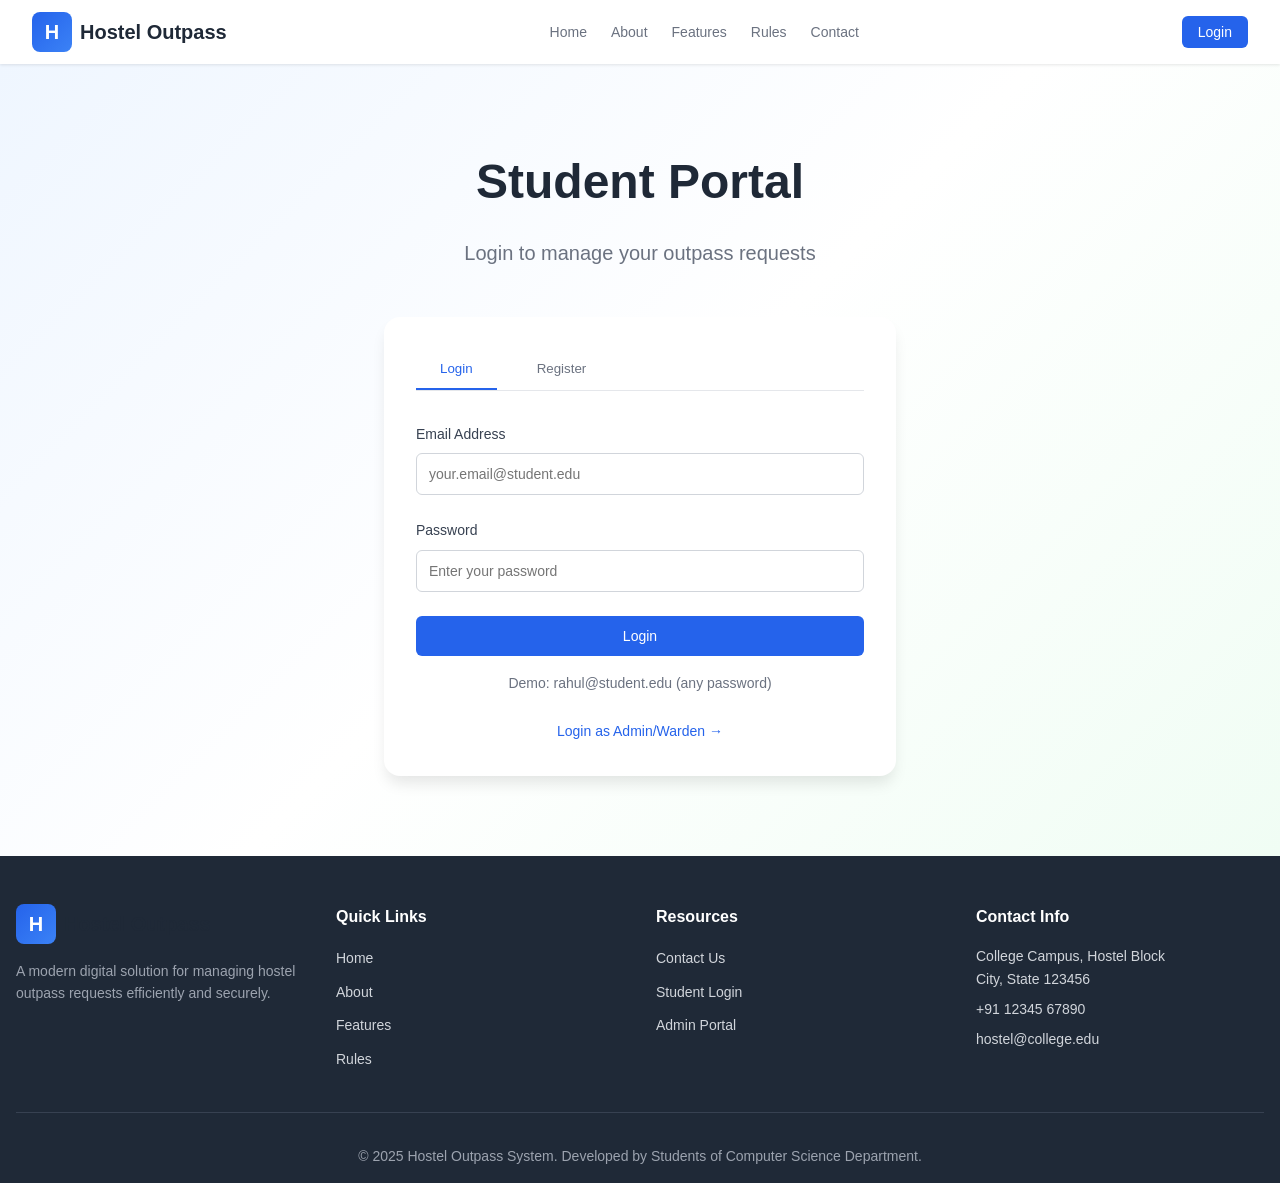
<file: APP HOS Project/login.html>
<!DOCTYPE html>
<html lang="en">

<head>
    <meta charset="UTF-8">
    <meta name="viewport" content="width=device-width, initial-scale=1.0">
    <title>Student Login - Hostel Outpass System</title>
    <link rel="stylesheet" href="style.css">
</head>

<body>
    <!-- Navigation -->
    <nav class="navbar">
        <div class="nav-container">
            <div class="nav-logo" onclick="location.href='index.html'">
                <div class="logo-icon">H</div>
                <span class="logo-text">Hostel Outpass</span>
            </div>
            <div class="nav-links">
                <a href="index.html" class="nav-link">Home</a>
                <a href="about.html" class="nav-link">About</a>
                <a href="features.html" class="nav-link">Features</a>
                <a href="rules.html" class="nav-link">Rules</a>
                <a href="contact.html" class="nav-link">Contact</a>
            </div>
            <div class="nav-auth" id="navAuth">
                <button class="btn btn-primary" onclick="location.href='login.html'">Login</button>
            </div>
        </div>
    </nav>

    <!-- Login Section -->
    <section class="hero-section" style="padding: 5rem 0;">
        <div class="container">
            <div class="text-center" style="margin-bottom: 3rem;">
                <h1 class="page-title">Student Portal</h1>
                <p class="page-description">Login to manage your outpass requests</p>
            </div>

            <div class="form-container" style="max-width: 32rem;">
                <!-- Tabs -->
                <div class="tabs">
                    <div class="tab-list">
                        <button class="tab-button active" data-tab="loginTab">Login</button>
                        <button class="tab-button" data-tab="registerTab">Register</button>
                    </div>
                </div>

                <!-- Login Tab -->
                <div id="loginTab" class="tab-content active">
                    <form onsubmit="handleLogin(event)">
                        <div class="form-group">
                            <label for="loginEmail">Email Address</label>
                            <input type="email" id="loginEmail" placeholder="your.email@student.edu" required>
                        </div>
                        <div class="form-group">
                            <label for="loginPassword">Password</label>
                            <input type="password" id="loginPassword" placeholder="Enter your password" required>
                        </div>
                        <button type="submit" class="btn btn-primary" style="width: 100%; padding: 0.75rem;">
                            Login
                        </button>
                        <p style="text-align: center; margin-top: 1rem; font-size: 0.875rem; color: #6b7280;">
                            Demo: rahul@student.edu (any password)
                        </p>
                    </form>
                </div>

                <!-- Register Tab -->
                <div id="registerTab" class="tab-content">
                    <form onsubmit="handleRegister(event)">
                        <div class="form-group">
                            <label for="regName">Full Name</label>
                            <input type="text" id="regName" placeholder="Enter your name" required>
                        </div>
                        <div class="form-group">
                            <label for="regEmail">Email</label>
                            <input type="email" id="regEmail" placeholder="your.email@student.edu" required>
                        </div>
                        <div class="form-group" style="display: grid; grid-template-columns: 1fr 1fr; gap: 1rem;">
                            <div>
                                <label for="regRollNumber">Roll Number</label>
                                <input type="text" id="regRollNumber" placeholder="CS21B001" required>
                            </div>
                            <div>
                                <label for="regPhone">Phone</label>
                                <input type="tel" id="regPhone" placeholder="+91 9876543210" required>
                            </div>
                        </div>
                        <div class="form-group" style="display: grid; grid-template-columns: 1fr 1fr; gap: 1rem;">
                            <div>
                                <label for="regHostelBlock">Hostel Block</label>
                                <input type="text" id="regHostelBlock" placeholder="A Block" required>
                            </div>
                            <div>
                                <label for="regRoomNumber">Room Number</label>
                                <input type="text" id="regRoomNumber" placeholder="201" required>
                            </div>
                        </div>
                        <div class="form-group">
                            <label for="regPassword">Password</label>
                            <input type="password" id="regPassword" placeholder="Create a password" required>
                        </div>
                        <button type="submit" class="btn btn-success" style="width: 100%; padding: 0.75rem;">
                            Register
                        </button>
                    </form>
                </div>

                <div style="margin-top: 1.5rem; text-align: center;">
                    <a href="admin-login.html" style="font-size: 0.875rem; color: #2563eb; text-decoration: none;">
                        Login as Admin/Warden →
                    </a>
                </div>
            </div>
        </div>
    </section>

    <!-- Footer -->
    <footer class="footer">
        <div class="container">
            <div class="footer-grid">
                <div class="footer-column">
                    <div class="footer-logo">
                        <div class="logo-icon">H</div>
                        <span class="logo-text">Hostel Outpass</span>
                    </div>
                    <p class="footer-description">
                        A modern digital solution for managing hostel outpass requests efficiently and securely.
                    </p>
                </div>
                <div class="footer-column">
                    <h3 class="footer-heading">Quick Links</h3>
                    <ul class="footer-links">
                        <li><a href="index.html">Home</a></li>
                        <li><a href="about.html">About</a></li>
                        <li><a href="features.html">Features</a></li>
                        <li><a href="rules.html">Rules</a></li>
                    </ul>
                </div>
                <div class="footer-column">
                    <h3 class="footer-heading">Resources</h3>
                    <ul class="footer-links">
                        <li><a href="contact.html">Contact Us</a></li>
                        <li><a href="login.html">Student Login</a></li>
                        <li><a href="admin-login.html">Admin Portal</a></li>
                    </ul>
                </div>
                <div class="footer-column">
                    <h3 class="footer-heading">Contact Info</h3>
                    <ul class="footer-contact">
                        <li>College Campus, Hostel Block<br>City, State 123456</li>
                        <li>+91 12345 67890</li>
                        <li>hostel@college.edu</li>
                    </ul>
                </div>
            </div>
            <div class="footer-bottom">
                <p>&copy; 2025 Hostel Outpass System. Developed by Students of Computer Science Department.</p>
            </div>
        </div>
    </footer>

    <script src="script.js"></script>
</body>

</html>
</file>
<file: APP HOS Project/style.css>
* {
    margin: 0;
    padding: 0;
    box-sizing: border-box;
}

body {
    font-family: -apple-system, BlinkMacSystemFont, 'Segoe UI', Roboto, 'Oxygen', 'Ubuntu', 'Cantarell', sans-serif;
    line-height: 1.6;
    color: #1f2937;
    background-color: #ffffff;
}

.container {
    max-width: 1280px;
    margin: 0 auto;
    padding: 0 1rem;
}

/* Navbar Styles */
.navbar {
    background: white;
    box-shadow: 0 1px 3px rgba(0, 0, 0, 0.1);
    position: sticky;
    top: 0;
    z-index: 1000;
}

.nav-container {
    display: flex;
    justify-content: space-between;
    align-items: center;
    height: 64px;
    padding: 0 2rem;
    max-width: 1280px;
    margin: 0 auto;
}

.nav-logo {
    display: flex;
    align-items: center;
    gap: 0.5rem;
    cursor: pointer;
}

.logo-icon {
    width: 40px;
    height: 40px;
    background: linear-gradient(135deg, #2563eb 0%, #3b82f6 100%);
    border-radius: 8px;
    display: flex;
    align-items: center;
    justify-content: center;
    color: white;
    font-weight: bold;
    font-size: 1.25rem;
}

.logo-text {
    font-size: 1.25rem;
    font-weight: bold;
    color: #1f2937;
}

.nav-links {
    display: flex;
    gap: 1.5rem;
}

.nav-link {
    color: #6b7280;
    text-decoration: none;
    font-size: 0.875rem;
    font-weight: 500;
    transition: color 0.3s ease;
}

.nav-link:hover, .nav-link.active {
    color: #2563eb;
}

.nav-auth {
    display: flex;
    align-items: center;
    gap: 1rem;
}

/* Button Styles */
.btn {
    padding: 0.5rem 1rem;
    border: none;
    border-radius: 6px;
    font-size: 0.875rem;
    font-weight: 500;
    cursor: pointer;
    transition: all 0.3s ease;
    text-decoration: none;
    display: inline-flex;
    align-items: center;
    justify-content: center;
    gap: 0.5rem;
}

.btn-primary {
    background: #2563eb;
    color: white;
}

.btn-primary:hover {
    background: #1d4ed8;
    transform: translateY(-1px);
}

.btn-outline {
    background: transparent;
    color: #2563eb;
    border: 2px solid #2563eb;
}

.btn-outline:hover {
    background: #eff6ff;
}

.btn-white {
    background: white;
    color: #2563eb;
}

.btn-white:hover {
    background: #f9fafb;
}

.btn-lg {
    padding: 0.75rem 2rem;
    font-size: 1rem;
}

.btn-success {
    background: #10b981;
    color: white;
}

.btn-success:hover {
    background: #059669;
}

.btn-danger {
    background: #ef4444;
    color: white;
}

.btn-danger:hover {
    background: #dc2626;
}

/* Hero Section */
.hero-section {
    background: linear-gradient(135deg, #eff6ff 0%, #ffffff 50%, #f0fdf4 100%);
    padding: 5rem 0;
}

.hero-grid {
    display: grid;
    grid-template-columns: 1fr 1fr;
    gap: 3rem;
    align-items: center;
}

.hero-title {
    font-size: 3.5rem;
    font-weight: bold;
    line-height: 1.1;
    margin-bottom: 1.5rem;
}

.text-primary {
    color: #2563eb;
}

.hero-description {
    font-size: 1.125rem;
    color: #6b7280;
    margin-bottom: 2rem;
}

.hero-buttons {
    display: flex;
    gap: 1rem;
}

.hero-image {
    position: relative;
}

.image-glow {
    position: absolute;
    inset: 0;
    background: linear-gradient(135deg, rgba(37, 99, 235, 0.1) 0%, rgba(16, 185, 129, 0.1) 100%);
    border-radius: 1.5rem;
    filter: blur(3rem);
}

.rounded-image {
    position: relative;
    border-radius: 1.5rem;
    box-shadow: 0 20px 25px -5px rgba(0, 0, 0, 0.1);
    width: 100%;
    height: auto;
}

/* Stats Section */
.stats-section {
    background: white;
    padding: 4rem 0;
}

.stats-grid {
    display: grid;
    grid-template-columns: repeat(3, 1fr);
    gap: 2rem;
}

.stat-card {
    display: flex;
    align-items: flex-start;
    gap: 1rem;
    padding: 1.5rem;
    border-radius: 1rem;
    transition: all 0.3s ease;
}

.stat-card:hover {
    box-shadow: 0 10px 15px -3px rgba(0, 0, 0, 0.1);
}

.stat-blue {
    background: #eff6ff;
}

.stat-green {
    background: #f0fdf4;
}

.stat-purple {
    background: #faf5ff;
}

.stat-icon {
    width: 48px;
    height: 48px;
    border-radius: 12px;
    display: flex;
    align-items: center;
    justify-content: center;
    flex-shrink: 0;
}

.stat-blue .stat-icon {
    background: #2563eb;
    color: white;
}

.stat-green .stat-icon {
    background: #10b981;
    color: white;
}

.stat-purple .stat-icon {
    background: #8b5cf6;
    color: white;
}

.stat-number {
    font-size: 1.5rem;
    font-weight: bold;
    margin-bottom: 0.25rem;
}

.stat-label {
    color: #6b7280;
    font-size: 0.875rem;
}

/* CTA Section */
.cta-section {
    background: linear-gradient(90deg, #2563eb 0%, #3b82f6 100%);
    padding: 4rem 0;
    text-align: center;
}

.cta-title {
    font-size: 2.5rem;
    font-weight: bold;
    color: white;
    margin-bottom: 1rem;
}

.cta-description {
    font-size: 1.25rem;
    color: #dbeafe;
    margin-bottom: 2rem;
}

/* Footer */
.footer {
    background: #1f2937;
    color: #d1d5db;
    padding: 3rem 0 1rem;
}

.footer-grid {
    display: grid;
    grid-template-columns: repeat(4, 1fr);
    gap: 2rem;
    margin-bottom: 2rem;
}

.footer-logo {
    display: flex;
    align-items: center;
    gap: 0.5rem;
    margin-bottom: 1rem;
}

.footer-description {
    font-size: 0.875rem;
    color: #9ca3af;
}

.footer-heading {
    color: white;
    font-size: 1rem;
    font-weight: 600;
    margin-bottom: 1rem;
}

.footer-links, .footer-contact {
    list-style: none;
}

.footer-links li, .footer-contact li {
    margin-bottom: 0.5rem;
}

.footer-links a {
    color: #d1d5db;
    text-decoration: none;
    font-size: 0.875rem;
    transition: color 0.3s ease;
}

.footer-links a:hover {
    color: #60a5fa;
}

.footer-contact li {
    font-size: 0.875rem;
}

.footer-bottom {
    border-top: 1px solid #374151;
    padding-top: 2rem;
    text-align: center;
}

.footer-bottom p {
    font-size: 0.875rem;
    color: #9ca3af;
}

/* Page Hero */
.page-hero {
    background: linear-gradient(135deg, #eff6ff 0%, #ffffff 100%);
    padding: 5rem 0;
}

.page-title {
    font-size: 3rem;
    font-weight: bold;
    margin-bottom: 1rem;
}

.page-description {
    font-size: 1.25rem;
    color: #6b7280;
    max-width: 48rem;
    margin: 0 auto;
}

.text-center {
    text-align: center;
}

/* Content Sections */
.content-section {
    padding: 5rem 0;
}

.bg-light {
    background: #f9fafb;
}

.section-title {
    font-size: 2.5rem;
    font-weight: bold;
    margin-bottom: 3rem;
}

.section-paragraph {
    font-size: 1.125rem;
    color: #6b7280;
    margin-bottom: 1rem;
    line-height: 1.7;
}

.two-column-grid {
    display: grid;
    grid-template-columns: 1fr 1fr;
    gap: 3rem;
    align-items: center;
}

.content-text {
    padding: 2rem 0;
}

/* Feature Grid */
.feature-grid {
    display: grid;
    grid-template-columns: repeat(3, 1fr);
    gap: 2rem;
}

.feature-card {
    padding: 2rem;
    border-radius: 1rem;
    border: 2px solid;
    transition: all 0.3s ease;
}

.feature-card:hover {
    box-shadow: 0 10px 15px -3px rgba(0, 0, 0, 0.1);
    transform: translateY(-4px);
}

.feature-blue {
    border-color: #bfdbfe;
}

.feature-green {
    border-color: #bbf7d0;
}

.feature-purple {
    border-color: #e9d5ff;
}

.feature-orange {
    border-color: #fed7aa;
}

.feature-pink {
    border-color: #fbcfe8;
}

.feature-indigo {
    border-color: #c7d2fe;
}

.feature-icon {
    width: 64px;
    height: 64px;
    border-radius: 1rem;
    display: flex;
    align-items: center;
    justify-content: center;
    margin-bottom: 1.5rem;
}

.feature-blue .feature-icon {
    background: #dbeafe;
    color: #2563eb;
}

.feature-green .feature-icon {
    background: #d1fae5;
    color: #10b981;
}

.feature-purple .feature-icon {
    background: #f3e8ff;
    color: #8b5cf6;
}

.feature-orange .feature-icon {
    background: #ffedd5;
    color: #f97316;
}

.feature-pink .feature-icon {
    background: #fce7f3;
    color: #ec4899;
}

.feature-indigo .feature-icon {
    background: #e0e7ff;
    color: #6366f1;
}

.feature-title {
    font-size: 1.5rem;
    font-weight: bold;
    margin-bottom: 0.75rem;
}

.feature-description {
    color: #6b7280;
    line-height: 1.6;
}

/* Value Cards */
.feature-grid-4 {
    display: grid;
    grid-template-columns: repeat(4, 1fr);
    gap: 2rem;
}

.value-card {
    text-align: center;
}

.value-icon {
    width: 64px;
    height: 64px;
    border-radius: 1rem;
    display: flex;
    align-items: center;
    justify-content: center;
    margin: 0 auto 1rem;
}

.value-blue {
    background: #dbeafe;
    color: #2563eb;
}

.value-green {
    background: #d1fae5;
    color: #10b981;
}

.value-purple {
    background: #f3e8ff;
    color: #8b5cf6;
}

.value-orange {
    background: #ffedd5;
    color: #f97316;
}

.value-title {
    font-size: 1.25rem;
    font-weight: bold;
    margin-bottom: 0.5rem;
}

.value-description {
    color: #6b7280;
    font-size: 0.875rem;
}

/* Benefit Cards */
.benefit-card {
    background: white;
    padding: 2rem;
    border-radius: 1rem;
    box-shadow: 0 4px 6px -1px rgba(0, 0, 0, 0.1);
    transition: box-shadow 0.3s ease;
}

.benefit-card:hover {
    box-shadow: 0 10px 15px -3px rgba(0, 0, 0, 0.1);
}

.benefit-title {
    font-size: 1.5rem;
    font-weight: bold;
    margin-bottom: 1rem;
}

.benefit-list {
    list-style: none;
}

.benefit-list li {
    padding: 0.75rem 0;
    color: #6b7280;
    padding-left: 1.5rem;
    position: relative;
}

.benefit-list li::before {
    content: '✓';
    position: absolute;
    left: 0;
    color: #10b981;
    font-weight: bold;
}

/* Check List */
.check-list {
    list-style: none;
}

.check-list li {
    padding: 0.75rem 0;
    color: #1f2937;
    padding-left: 2rem;
    position: relative;
}

.check-list li::before {
    content: '';
    position: absolute;
    left: 0;
    top: 1rem;
    width: 1.25rem;
    height: 1.25rem;
    background: #2563eb;
    border-radius: 50%;
    display: flex;
    align-items: center;
    justify-content: center;
}

.check-list li::after {
    content: '✓';
    position: absolute;
    left: 0.25rem;
    top: 0.85rem;
    color: white;
    font-size: 0.75rem;
    font-weight: bold;
}

/* Steps Container */
.steps-container {
    display: grid;
    grid-template-columns: repeat(3, 1fr);
    gap: 2rem;
    position: relative;
}

.step-card {
    background: white;
    padding: 2rem;
    border-radius: 1rem;
    box-shadow: 0 4px 6px -1px rgba(0, 0, 0, 0.1);
    text-align: center;
    transition: box-shadow 0.3s ease;
}

.step-card:hover {
    box-shadow: 0 10px 15px -3px rgba(0, 0, 0, 0.1);
}

.step-number {
    width: 64px;
    height: 64px;
    background: #2563eb;
    color: white;
    border-radius: 50%;
    display: flex;
    align-items: center;
    justify-content: center;
    font-size: 1.5rem;
    font-weight: bold;
    margin: 0 auto 1.5rem;
}

.step-title {
    font-size: 1.5rem;
    font-weight: bold;
    margin-bottom: 1rem;
}

.step-description {
    color: #6b7280;
}

/* Form Styles */
.form-container {
    max-width: 28rem;
    margin: 0 auto;
    background: white;
    padding: 2rem;
    border-radius: 1rem;
    box-shadow: 0 10px 15px -3px rgba(0, 0, 0, 0.1);
}

.form-group {
    margin-bottom: 1.5rem;
}

label {
    display: block;
    font-size: 0.875rem;
    font-weight: 500;
    margin-bottom: 0.5rem;
    color: #374151;
}

input, textarea, select {
    width: 100%;
    padding: 0.75rem;
    border: 1px solid #d1d5db;
    border-radius: 6px;
    font-size: 0.875rem;
    transition: all 0.3s ease;
}

input:focus, textarea:focus, select:focus {
    outline: none;
    border-color: #2563eb;
    box-shadow: 0 0 0 3px rgba(37, 99, 235, 0.1);
}

/* Tab Styles */
.tabs {
    margin-bottom: 2rem;
}

.tab-list {
    display: flex;
    border-bottom: 1px solid #e5e7eb;
    gap: 1rem;
}

.tab-button {
    padding: 0.75rem 1.5rem;
    background: none;
    border: none;
    border-bottom: 2px solid transparent;
    cursor: pointer;
    font-weight: 500;
    color: #6b7280;
    transition: all 0.3s ease;
}

.tab-button.active {
    color: #2563eb;
    border-bottom-color: #2563eb;
}

.tab-content {
    display: none;
}

.tab-content.active {
    display: block;
}

/* Dashboard Styles */
.dashboard-container {
    min-height: calc(100vh - 64px);
    background: #f9fafb;
    padding: 3rem 0;
}

.dashboard-header {
    margin-bottom: 2rem;
}

.dashboard-title {
    font-size: 2.5rem;
    font-weight: bold;
    margin-bottom: 0.5rem;
}

.dashboard-subtitle {
    color: #6b7280;
}

.stats-dashboard {
    display: grid;
    grid-template-columns: repeat(4, 1fr);
    gap: 1.5rem;
    margin-bottom: 2rem;
}

.stat-dashboard-card {
    background: white;
    padding: 1.5rem;
    border-radius: 0.75rem;
    box-shadow: 0 1px 3px rgba(0, 0, 0, 0.1);
}

.stat-dashboard-header {
    display: flex;
    justify-content: space-between;
    align-items: flex-start;
}

.stat-dashboard-label {
    font-size: 0.875rem;
    color: #6b7280;
    margin-bottom: 0.5rem;
}

.stat-dashboard-value {
    font-size: 2rem;
    font-weight: bold;
}

.request-card {
    background: white;
    padding: 1.5rem;
    border-radius: 0.75rem;
    border: 2px solid #e5e7eb;
    margin-bottom: 1rem;
    transition: border-color 0.3s ease;
}

.request-card:hover {
    border-color: #bfdbfe;
}

.request-header {
    display: flex;
    justify-content: space-between;
    align-items: flex-start;
    margin-bottom: 1rem;
}

.request-title {
    font-size: 1.25rem;
    font-weight: bold;
    margin-bottom: 0.25rem;
}

.request-id {
    font-size: 0.875rem;
    color: #6b7280;
}

.badge {
    display: inline-flex;
    align-items: center;
    gap: 0.25rem;
    padding: 0.25rem 0.75rem;
    border-radius: 9999px;
    font-size: 0.75rem;
    font-weight: 500;
}

.badge-pending {
    background: #fef3c7;
    color: #92400e;
}

.badge-approved {
    background: #d1fae5;
    color: #065f46;
}

.badge-rejected {
    background: #fee2e2;
    color: #991b1b;
}

.request-details {
    display: grid;
    grid-template-columns: repeat(2, 1fr);
    gap: 1rem;
    font-size: 0.875rem;
}

.request-detail-label {
    color: #6b7280;
}

.request-detail-value {
    font-weight: 500;
    color: #1f2937;
}

.request-actions {
    display: flex;
    gap: 0.75rem;
    margin-top: 1rem;
}

.request-actions .btn {
    flex: 1;
}

/* Modal Styles */
.modal {
    display: none;
    position: fixed;
    z-index: 1000;
    left: 0;
    top: 0;
    width: 100%;
    height: 100%;
    background: rgba(0, 0, 0, 0.5);
    overflow-y: auto;
}

.modal.active {
    display: flex;
    align-items: center;
    justify-content: center;
}

.modal-content {
    background: white;
    border-radius: 1rem;
    padding: 2rem;
    max-width: 42rem;
    width: 90%;
    max-height: 90vh;
    overflow-y: auto;
    position: relative;
}

.modal-header {
    display: flex;
    justify-content: space-between;
    align-items: center;
    margin-bottom: 1.5rem;
}

.modal-title {
    font-size: 1.5rem;
    font-weight: bold;
}

.modal-close {
    background: none;
    border: none;
    font-size: 1.5rem;
    cursor: pointer;
    color: #6b7280;
}

.modal-close:hover {
    color: #1f2937;
}

/* Accordion Styles */
.accordion {
    margin-bottom: 1rem;
}

.accordion-item {
    border: 2px solid #e5e7eb;
    border-radius: 0.75rem;
    padding: 1.5rem;
    margin-bottom: 1rem;
    transition: border-color 0.3s ease;
}

.accordion-item:hover {
    border-color: #bfdbfe;
}

.accordion-header {
    display: flex;
    justify-content: space-between;
    align-items: center;
    cursor: pointer;
}

.accordion-title {
    display: flex;
    align-items: center;
    gap: 1rem;
    font-size: 1.125rem;
    font-weight: 600;
}

.accordion-number {
    width: 32px;
    height: 32px;
    background: #2563eb;
    color: white;
    border-radius: 50%;
    display: flex;
    align-items: center;
    justify-content: center;
    font-size: 0.875rem;
    font-weight: bold;
    flex-shrink: 0;
}

.accordion-icon {
    transition: transform 0.3s ease;
}

.accordion-item.active .accordion-icon {
    transform: rotate(180deg);
}

.accordion-content {
    max-height: 0;
    overflow: hidden;
    transition: max-height 0.3s ease;
    padding-left: 3rem;
}

.accordion-item.active .accordion-content {
    max-height: 500px;
    padding-top: 1rem;
}

.accordion-text {
    color: #6b7280;
    line-height: 1.6;
}

/* Alert Box */
.alert-box {
    padding: 1rem;
    border-radius: 0.5rem;
    margin: 1rem 0;
    border-left: 4px solid;
}

.alert-info {
    background: #dbeafe;
    border-color: #2563eb;
    color: #1e40af;
}

.alert-success {
    background: #d1fae5;
    border-color: #10b981;
    color: #065f46;
}

.alert-warning {
    background: #fef3c7;
    border-color: #f59e0b;
    color: #92400e;
}

.alert-danger {
    background: #fee2e2;
    border-color: #ef4444;
    color: #991b1b;
}

/* Utility Classes */
.hidden {
    display: none !important;
}

.mb-4 {
    margin-bottom: 1rem;
}

.mb-6 {
    margin-bottom: 1.5rem;
}

.mt-4 {
    margin-top: 1rem;
}

.text-sm {
    font-size: 0.875rem;
}

/* Responsive Design */
@media (max-width: 1024px) {
    .hero-grid, .two-column-grid {
        grid-template-columns: 1fr;
    }
    
    .feature-grid {
        grid-template-columns: repeat(2, 1fr);
    }
    
    .feature-grid-4 {
        grid-template-columns: repeat(2, 1fr);
    }
    
    .stats-dashboard {
        grid-template-columns: repeat(2, 1fr);
    }
}

@media (max-width: 768px) {
    .nav-links {
        display: none;
    }
    
    .hero-title {
        font-size: 2.5rem;
    }
    
    .page-title {
        font-size: 2rem;
    }
    
    .stats-grid, .feature-grid, .feature-grid-4, .steps-container, .footer-grid, .stats-dashboard {
        grid-template-columns: 1fr;
    }
    
    .hero-buttons {
        flex-direction: column;
    }
    
    .btn-lg {
        width: 100%;
    }
}
</file>
